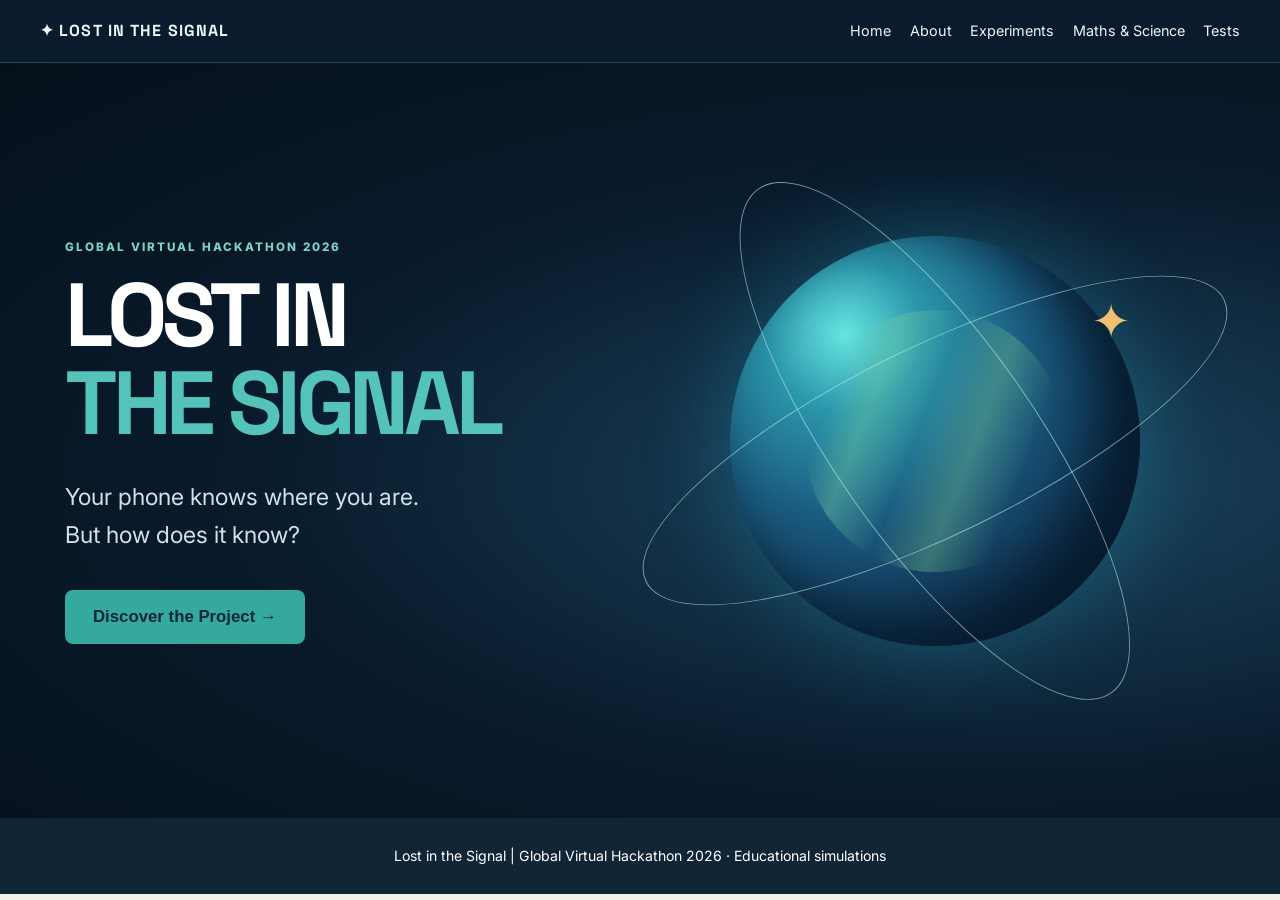
<file: index.html>
<!doctype html><html lang="en"><head><meta charset="utf-8"><meta name="viewport" content="width=device-width, initial-scale=1"><meta name="description" content="Interactive GPS science and maths experiments by Year 10 students"><title>Home | Lost in the Signal</title><link rel="preconnect" href="https://fonts.googleapis.com"><link rel="preconnect" href="https://fonts.gstatic.com" crossorigin><link href="https://fonts.googleapis.com/css2?family=Inter:wght@400;500;600;700&family=Space+Grotesk:wght@400;500;600;700&display=swap" rel="stylesheet"><link rel="stylesheet" href="style.css"></head><body><nav class="site-nav" aria-label="Main navigation"><a class="brand" href="index.html">✦ LOST IN THE SIGNAL</a><div class="nav-links"><a href="index.html">Home</a><a href="about.html">About</a><a href="experiments.html">Experiments</a><a href="maths-science.html">Maths &amp; Science</a><a href="tests.html">Tests</a></div></nav><main class="home-main"><section class="home-hero"><div class="home-copy"><p class="eyebrow">GLOBAL VIRTUAL HACKATHON 2026</p><h1>LOST IN<br><em>THE SIGNAL</em></h1><p class="home-tag">Your phone knows where you are.<br>But how does it know?</p><a class="button button-large" href="about.html">Discover the Project →</a></div><div class="hero-art" role="img" aria-label="Illustrated Earth with orbiting satellite"><div class="orbit orbit-one"></div><div class="orbit orbit-two"></div><div class="planet"></div><div class="hero-sat">✦</div></div></section></main><footer><p>Lost in the Signal | Global Virtual Hackathon 2026 · Educational simulations</p></footer></body></html>
</file>
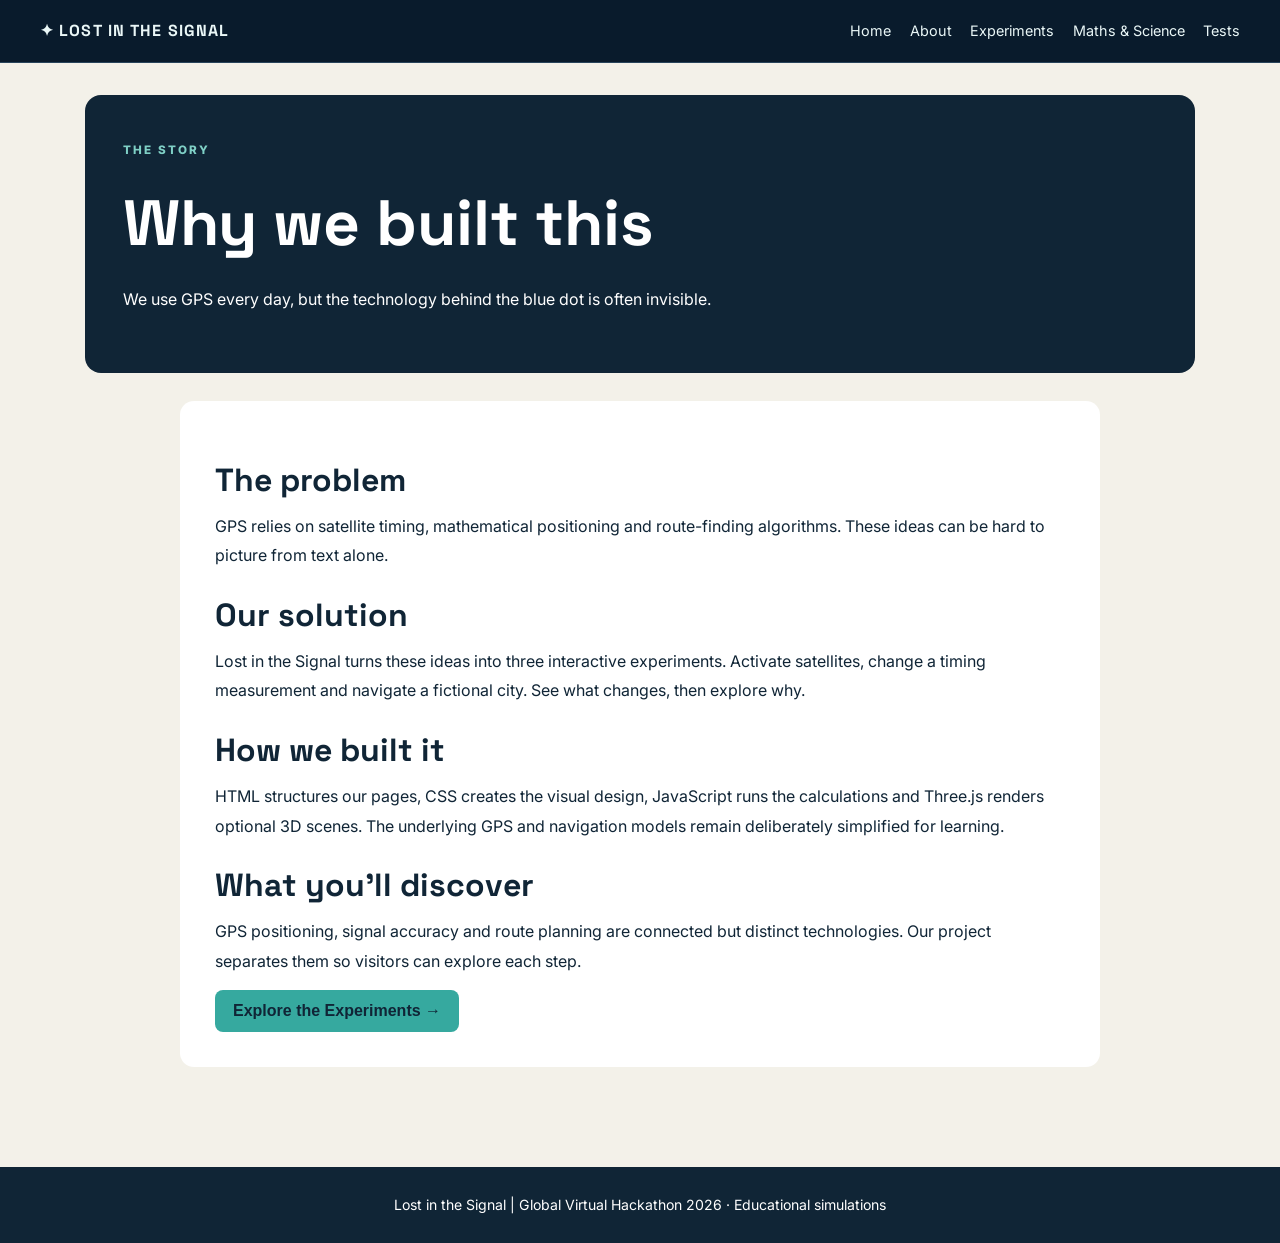
<file: about.html>
<!doctype html><html lang="en"><head><meta charset="utf-8"><meta name="viewport" content="width=device-width, initial-scale=1"><meta name="description" content="Interactive GPS science and maths experiments by Year 10 students"><title>About the Project | Lost in the Signal</title><link rel="preconnect" href="https://fonts.googleapis.com"><link rel="preconnect" href="https://fonts.gstatic.com" crossorigin><link href="https://fonts.googleapis.com/css2?family=Inter:wght@400;500;600;700&family=Space+Grotesk:wght@400;500;600;700&display=swap" rel="stylesheet"><link rel="stylesheet" href="style.css"></head><body><nav class="site-nav" aria-label="Main navigation"><a class="brand" href="index.html">✦ LOST IN THE SIGNAL</a><div class="nav-links"><a href="index.html">Home</a><a href="about.html">About</a><a href="experiments.html">Experiments</a><a href="maths-science.html">Maths &amp; Science</a><a href="tests.html">Tests</a></div></nav><main class="content-main"><header class="page-hero"><p class="eyebrow">THE STORY</p><h1>Why we built this</h1><p>We use GPS every day, but the technology behind the blue dot is often invisible.</p></header><section class="panel reading"><h2>The problem</h2><p>GPS relies on satellite timing, mathematical positioning and route-finding algorithms. These ideas can be hard to picture from text alone.</p><h2>Our solution</h2><p>Lost in the Signal turns these ideas into three interactive experiments. Activate satellites, change a timing measurement and navigate a fictional city. See what changes, then explore why.</p><h2>How we built it</h2><p>HTML structures our pages, CSS creates the visual design, JavaScript runs the calculations and Three.js renders optional 3D scenes. The underlying GPS and navigation models remain deliberately simplified for learning.</p><h2>What you'll discover</h2><p>GPS positioning, signal accuracy and route planning are connected but distinct technologies. Our project separates them so visitors can explore each step.</p><a class="button" href="experiments.html">Explore the Experiments →</a></section></main><footer><p>Lost in the Signal | Global Virtual Hackathon 2026 · Educational simulations</p></footer></body></html>
</file>
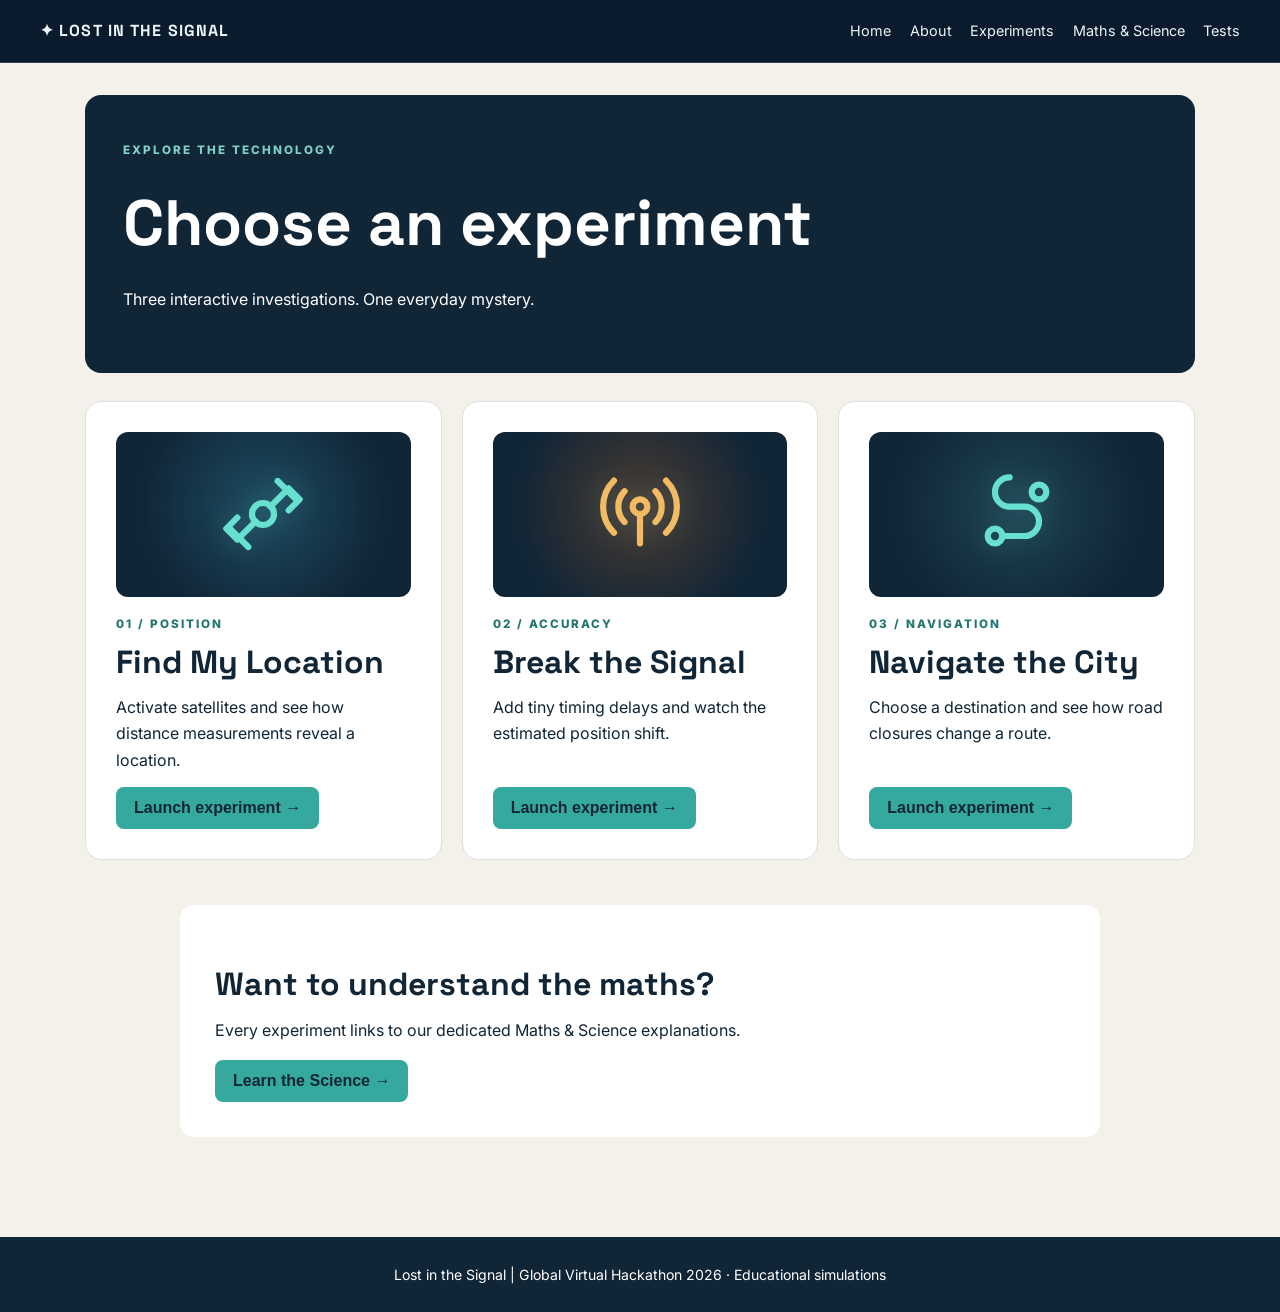
<file: experiments.html>
<!DOCTYPE html>
<html lang="en"><head><meta charset="utf-8"/><meta content="width=device-width, initial-scale=1" name="viewport"/><meta content="Interactive GPS science and maths experiments by Year 10 students" name="description"/><title>Experiments | Lost in the Signal</title><link href="https://fonts.googleapis.com" rel="preconnect"/><link crossorigin="" href="https://fonts.gstatic.com" rel="preconnect"/><link href="https://fonts.googleapis.com/css2?family=Inter:wght@400;500;600;700&amp;family=Space+Grotesk:wght@400;500;600;700&amp;display=swap" rel="stylesheet"/><link href="style.css" rel="stylesheet"/></head><body><nav aria-label="Main navigation" class="site-nav"><a class="brand" href="index.html">✦ LOST IN THE SIGNAL</a><div class="nav-links"><a href="index.html">Home</a><a href="about.html">About</a><a href="experiments.html">Experiments</a><a href="maths-science.html">Maths &amp; Science</a><a href="tests.html">Tests</a></div></nav><main class="content-main"><header class="page-hero"><p class="eyebrow">EXPLORE THE TECHNOLOGY</p><h1>Choose an experiment</h1><p>Three interactive investigations. One everyday mystery.</p></header><section class="experiment-cards"><article class="feature-card"><div class="experiment-icon experiment-icon--satellite" aria-hidden="true"><svg viewBox="0 0 24 24" fill="none" stroke="currentColor" stroke-width="1.7" stroke-linecap="round" stroke-linejoin="round"><circle cx="12" cy="12" r="3"/><path d="m16 8 3-3 3 3-3 3M8 16l-3 3-3-3 3-3M14 10l5-5M10 14l-5 5"/><path d="m16 3 5 5M3 16l5 5"/></svg></div><p class="eyebrow dark">01 / POSITION</p><h2>Find My Location</h2><p>Activate satellites and see how distance measurements reveal a location.</p><a class="button" href="satellites.html">Launch experiment →</a></article><article class="feature-card"><div class="experiment-icon experiment-icon--signal" aria-hidden="true"><svg viewBox="0 0 24 24" fill="none" stroke="currentColor" stroke-width="1.7" stroke-linecap="round" stroke-linejoin="round"><path d="M12 20v-8"/><circle cx="12" cy="10" r="2"/><path d="M7.8 5.8a6 6 0 0 0 0 8.4M16.2 5.8a6 6 0 0 1 0 8.4M4.9 2.9a10 10 0 0 0 0 14.2M19.1 2.9a10 10 0 0 1 0 14.2"/></svg></div><p class="eyebrow dark">02 / ACCURACY</p><h2>Break the Signal</h2><p>Add tiny timing delays and watch the estimated position shift.</p><a class="button" href="signals.html">Launch experiment →</a></article><article class="feature-card"><div class="experiment-icon experiment-icon--route" aria-hidden="true"><svg viewBox="0 0 24 24" fill="none" stroke="currentColor" stroke-width="1.7" stroke-linecap="round" stroke-linejoin="round"><circle cx="6" cy="18" r="2"/><circle cx="18" cy="6" r="2"/><path d="M8 18h6a4 4 0 0 0 0-8h-4a4 4 0 0 1 0-8"/></svg></div><p class="eyebrow dark">03 / NAVIGATION</p><h2>Navigate the City</h2><p>Choose a destination and see how road closures change a route.</p><a class="button" href="navigation.html">Launch experiment →</a></article></section><section class="panel reading"><h2>Want to understand the maths?</h2><p>Every experiment links to our dedicated Maths &amp; Science explanations.</p><a class="button" href="maths-science.html">Learn the Science →</a></section></main><footer><p>Lost in the Signal | Global Virtual Hackathon 2026 · Educational simulations</p></footer></body></html>
</file>
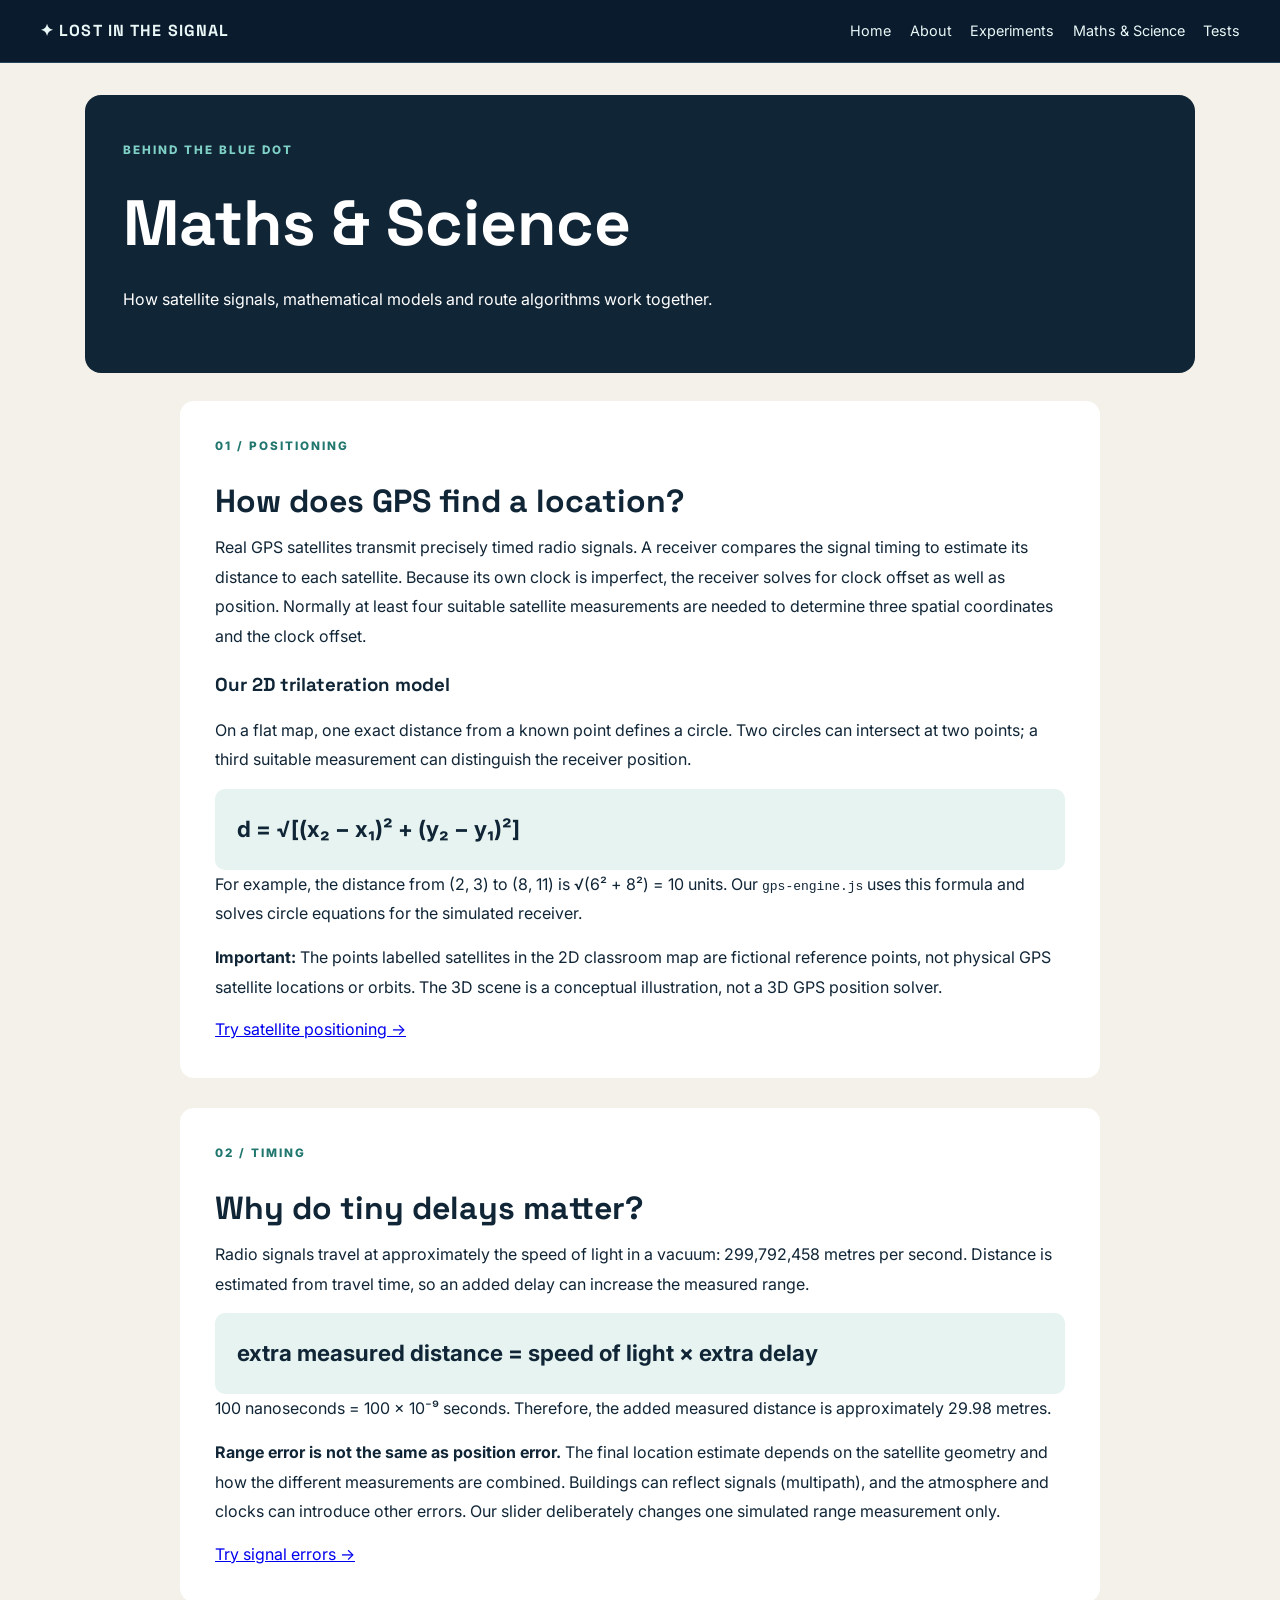
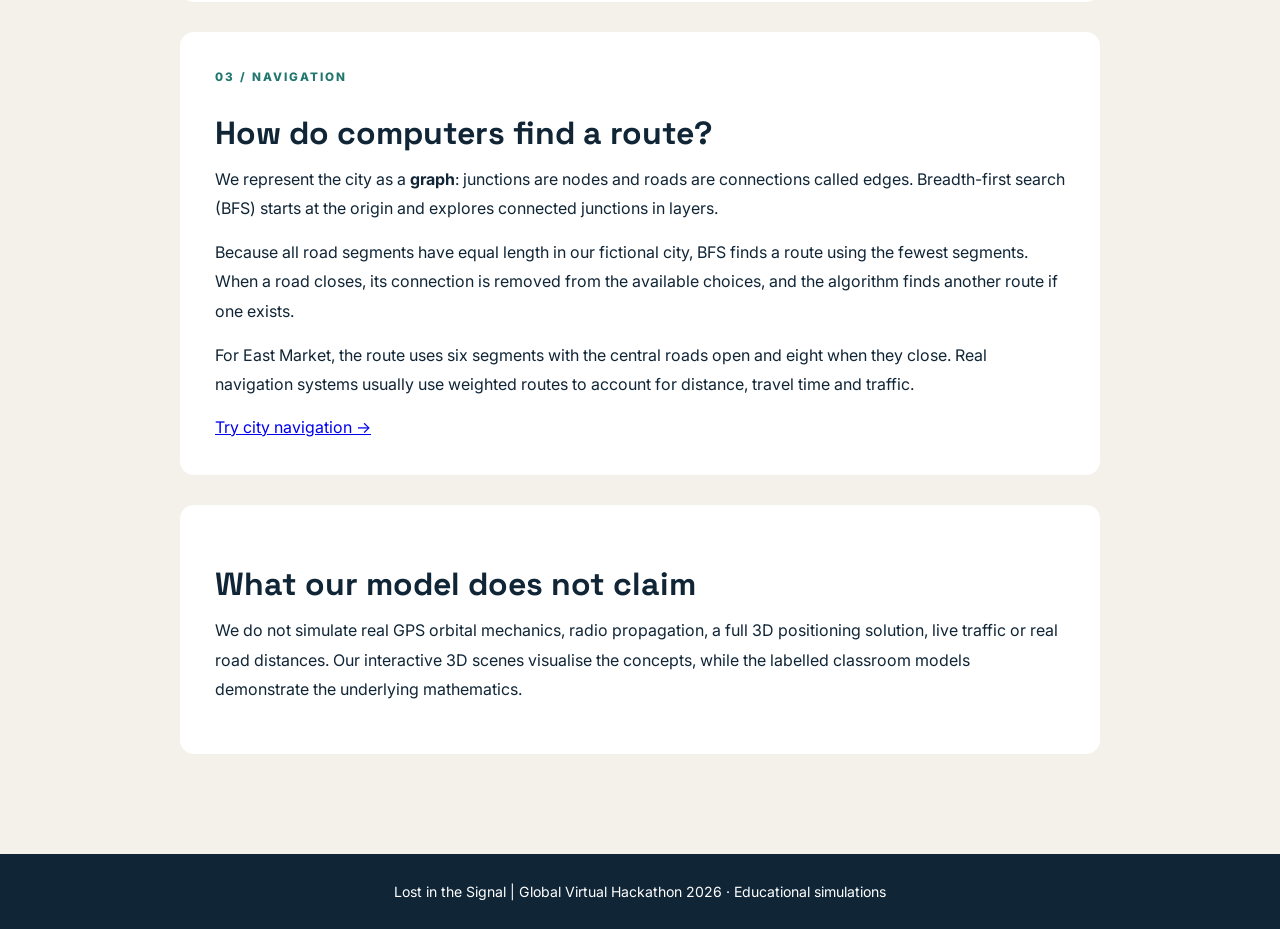
<file: maths-science.html>
<!doctype html><html lang="en"><head><meta charset="utf-8"><meta name="viewport" content="width=device-width, initial-scale=1"><meta name="description" content="Interactive GPS science and maths experiments by Year 10 students"><title>Maths & Science | Lost in the Signal</title><link rel="preconnect" href="https://fonts.googleapis.com"><link rel="preconnect" href="https://fonts.gstatic.com" crossorigin><link href="https://fonts.googleapis.com/css2?family=Inter:wght@400;500;600;700&family=Space+Grotesk:wght@400;500;600;700&display=swap" rel="stylesheet"><link rel="stylesheet" href="style.css"></head><body><nav class="site-nav" aria-label="Main navigation"><a class="brand" href="index.html">✦ LOST IN THE SIGNAL</a><div class="nav-links"><a href="index.html">Home</a><a href="about.html">About</a><a href="experiments.html">Experiments</a><a href="maths-science.html">Maths &amp; Science</a><a href="tests.html">Tests</a></div></nav><main class="content-main"><header class="page-hero"><p class="eyebrow">BEHIND THE BLUE DOT</p><h1>Maths &amp; Science</h1><p>How satellite signals, mathematical models and route algorithms work together.</p></header>
<section class="panel reading" id="positioning"><p class="eyebrow dark">01 / POSITIONING</p><h2>How does GPS find a location?</h2><p>Real GPS satellites transmit precisely timed radio signals. A receiver compares the signal timing to estimate its distance to each satellite. Because its own clock is imperfect, the receiver solves for clock offset as well as position. Normally at least four suitable satellite measurements are needed to determine three spatial coordinates and the clock offset.</p><h3>Our 2D trilateration model</h3><p>On a flat map, one exact distance from a known point defines a circle. Two circles can intersect at two points; a third suitable measurement can distinguish the receiver position.</p><div class="formula">d = √[(x₂ − x₁)² + (y₂ − y₁)²]</div><p>For example, the distance from (2, 3) to (8, 11) is √(6² + 8²) = 10 units. Our <code>gps-engine.js</code> uses this formula and solves circle equations for the simulated receiver.</p><p><strong>Important:</strong> The points labelled satellites in the 2D classroom map are fictional reference points, not physical GPS satellite locations or orbits. The 3D scene is a conceptual illustration, not a 3D GPS position solver.</p><a href="satellites.html">Try satellite positioning →</a></section>
<section class="panel reading" id="timing"><p class="eyebrow dark">02 / TIMING</p><h2>Why do tiny delays matter?</h2><p>Radio signals travel at approximately the speed of light in a vacuum: 299,792,458 metres per second. Distance is estimated from travel time, so an added delay can increase the measured range.</p><div class="formula">extra measured distance = speed of light × extra delay</div><p>100 nanoseconds = 100 × 10⁻⁹ seconds. Therefore, the added measured distance is approximately 29.98 metres.</p><p><strong>Range error is not the same as position error.</strong> The final location estimate depends on the satellite geometry and how the different measurements are combined. Buildings can reflect signals (multipath), and the atmosphere and clocks can introduce other errors. Our slider deliberately changes one simulated range measurement only.</p><a href="signals.html">Try signal errors →</a></section>
<section class="panel reading" id="routes"><p class="eyebrow dark">03 / NAVIGATION</p><h2>How do computers find a route?</h2><p>We represent the city as a <strong>graph</strong>: junctions are nodes and roads are connections called edges. Breadth-first search (BFS) starts at the origin and explores connected junctions in layers.</p><p>Because all road segments have equal length in our fictional city, BFS finds a route using the fewest segments. When a road closes, its connection is removed from the available choices, and the algorithm finds another route if one exists.</p><p>For East Market, the route uses six segments with the central roads open and eight when they close. Real navigation systems usually use weighted routes to account for distance, travel time and traffic.</p><a href="navigation.html">Try city navigation →</a></section>
<section class="panel reading"><h2>What our model does not claim</h2><p>We do not simulate real GPS orbital mechanics, radio propagation, a full 3D positioning solution, live traffic or real road distances. Our interactive 3D scenes visualise the concepts, while the labelled classroom models demonstrate the underlying mathematics.</p></section></main><footer><p>Lost in the Signal | Global Virtual Hackathon 2026 · Educational simulations</p></footer></body></html>
</file>
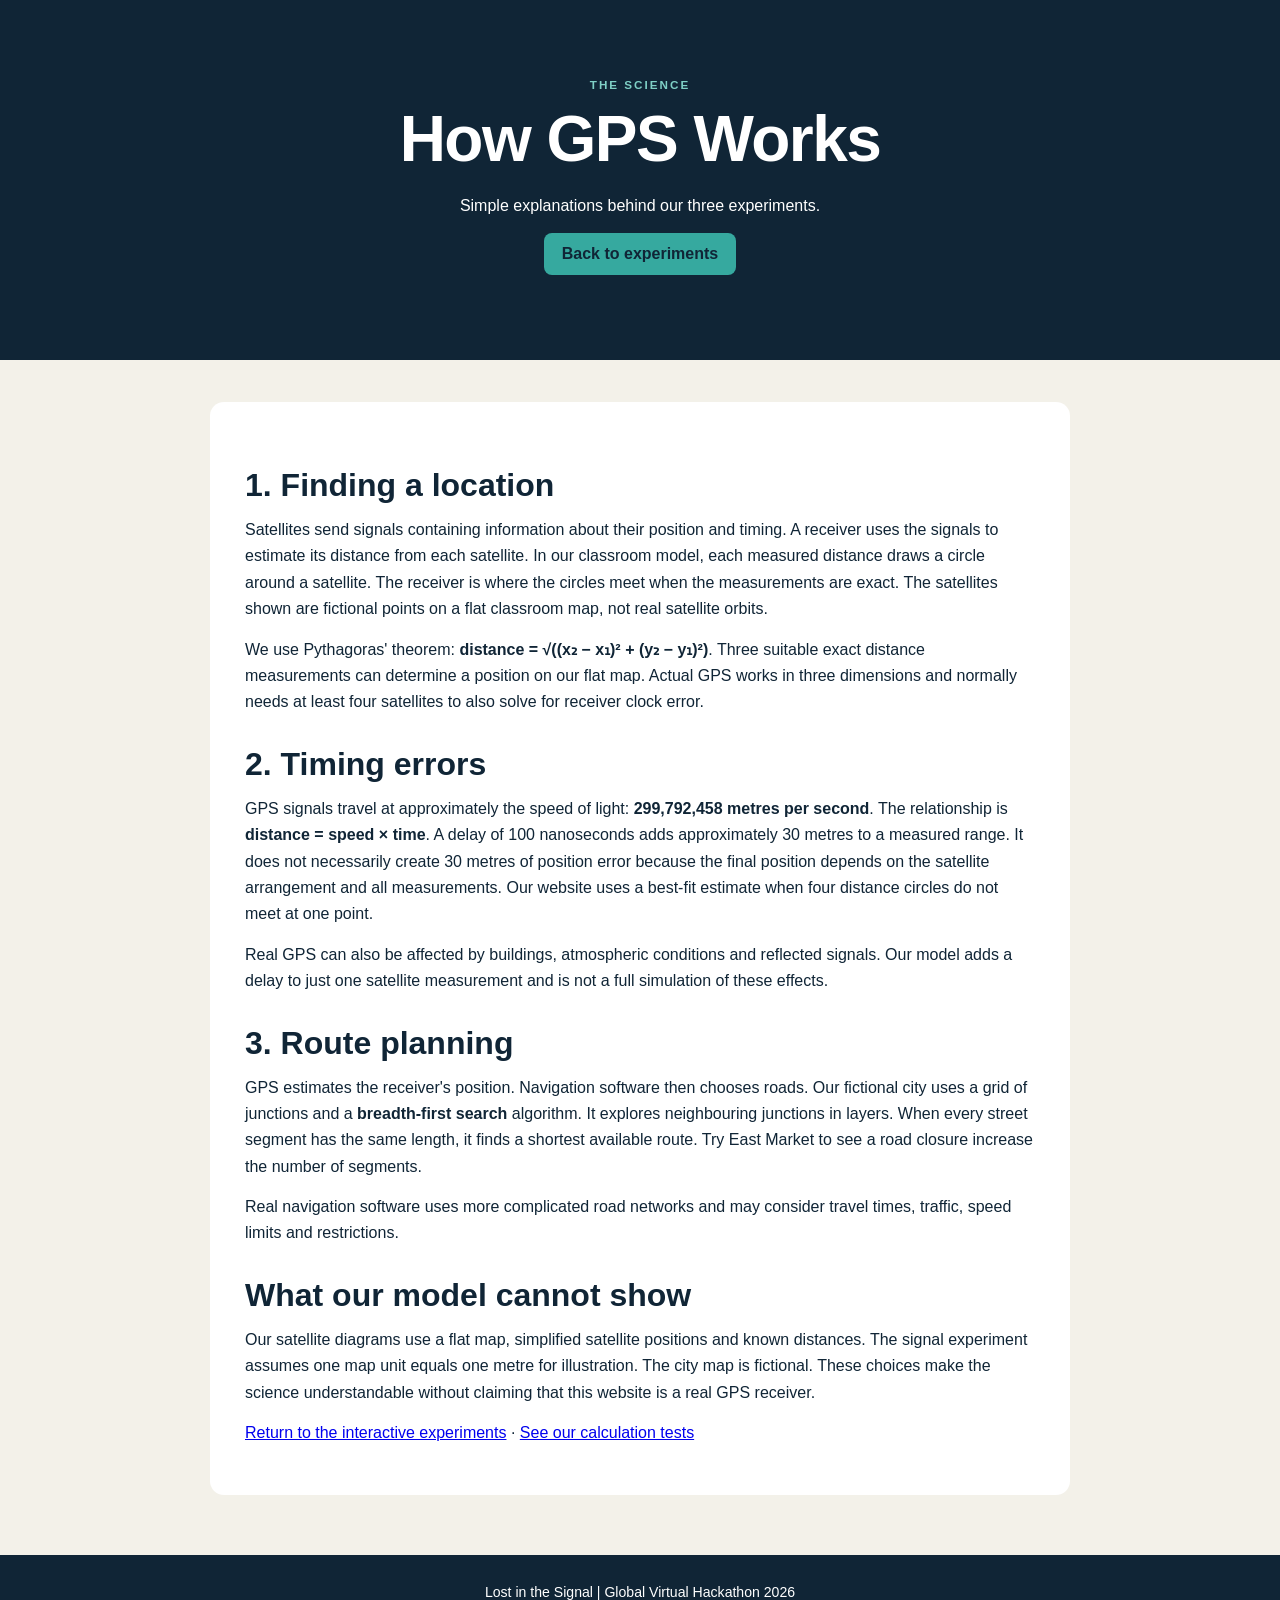
<file: science.html>
<!DOCTYPE html><html lang="en"><head><meta charset="UTF-8"><meta name="viewport" content="width=device-width, initial-scale=1"><title>GPS Science | Lost in the Signal</title><link rel="stylesheet" href="style.css"></head><body><header class="hero"><div class="hero-inner"><p class="eyebrow">THE SCIENCE</p><h1>How GPS Works</h1><p>Simple explanations behind our three experiments.</p><a class="button" href="index.html">Back to experiments</a></div></header><main><article class="panel science-article"><h2>1. Finding a location</h2><p>Satellites send signals containing information about their position and timing. A receiver uses the signals to estimate its distance from each satellite. In our classroom model, each measured distance draws a circle around a satellite. The receiver is where the circles meet when the measurements are exact. The satellites shown are fictional points on a flat classroom map, not real satellite orbits.</p><p>We use Pythagoras' theorem: <strong>distance = √((x₂ − x₁)² + (y₂ − y₁)²)</strong>. Three suitable exact distance measurements can determine a position on our flat map. Actual GPS works in three dimensions and normally needs at least four satellites to also solve for receiver clock error.</p><h2>2. Timing errors</h2><p>GPS signals travel at approximately the speed of light: <strong>299,792,458 metres per second</strong>. The relationship is <strong>distance = speed × time</strong>. A delay of 100 nanoseconds adds approximately 30 metres to a measured range. It does not necessarily create 30 metres of position error because the final position depends on the satellite arrangement and all measurements. Our website uses a best-fit estimate when four distance circles do not meet at one point.</p><p>Real GPS can also be affected by buildings, atmospheric conditions and reflected signals. Our model adds a delay to just one satellite measurement and is not a full simulation of these effects.</p><h2>3. Route planning</h2><p>GPS estimates the receiver's position. Navigation software then chooses roads. Our fictional city uses a grid of junctions and a <strong>breadth-first search</strong> algorithm. It explores neighbouring junctions in layers. When every street segment has the same length, it finds a shortest available route. Try East Market to see a road closure increase the number of segments.</p><p>Real navigation software uses more complicated road networks and may consider travel times, traffic, speed limits and restrictions.</p><h2>What our model cannot show</h2><p>Our satellite diagrams use a flat map, simplified satellite positions and known distances. The signal experiment assumes one map unit equals one metre for illustration. The city map is fictional. These choices make the science understandable without claiming that this website is a real GPS receiver.</p><p><a href="index.html">Return to the interactive experiments</a> · <a href="tests.html">See our calculation tests</a></p></article></main><footer><p>Lost in the Signal | Global Virtual Hackathon 2026</p></footer></body></html>
</file>
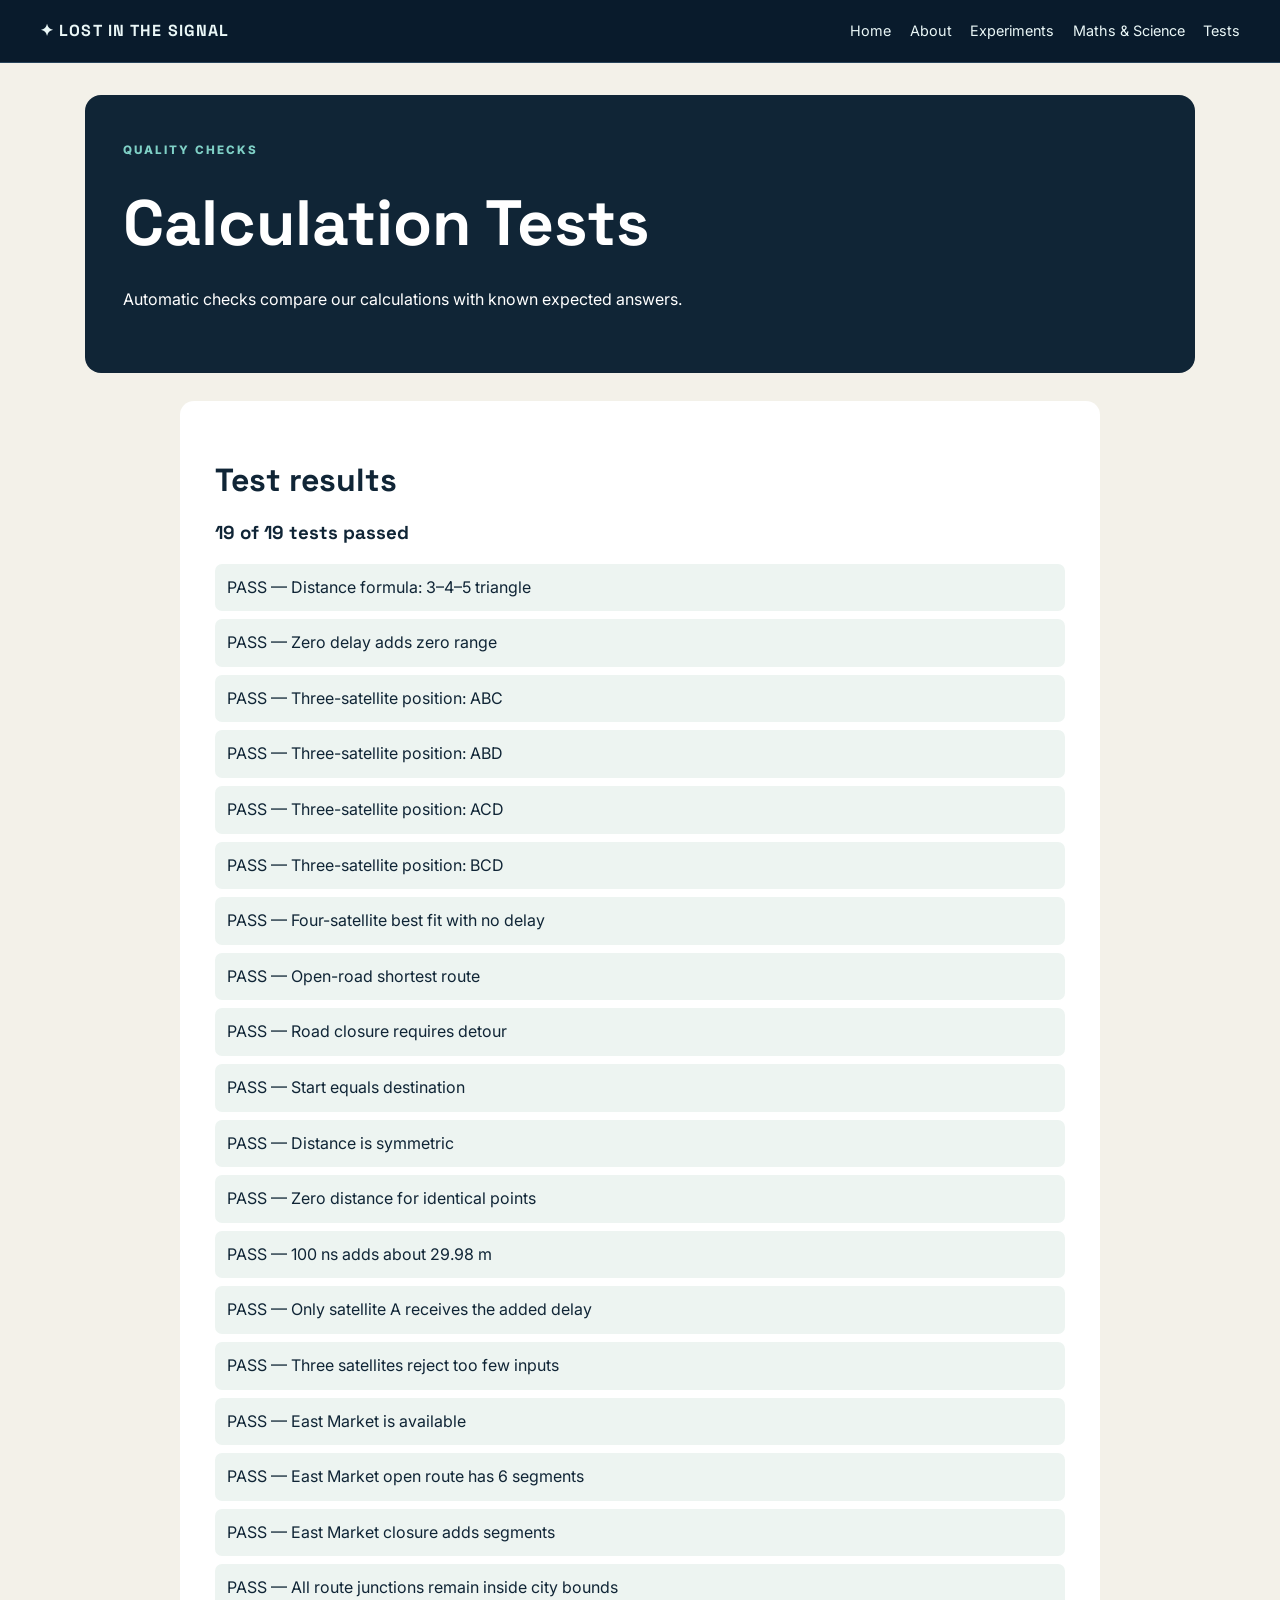
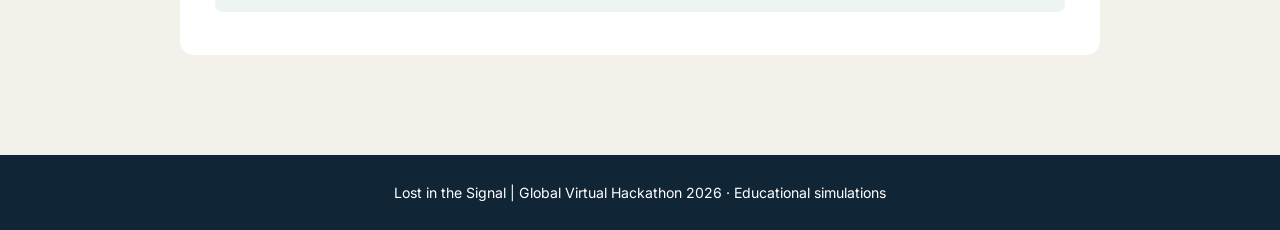
<file: tests.html>
<!doctype html><html lang="en"><head><meta charset="utf-8"><meta name="viewport" content="width=device-width, initial-scale=1"><meta name="description" content="Interactive GPS science and maths experiments by Year 10 students"><title>Calculation Tests | Lost in the Signal</title><link rel="preconnect" href="https://fonts.googleapis.com"><link rel="preconnect" href="https://fonts.gstatic.com" crossorigin><link href="https://fonts.googleapis.com/css2?family=Inter:wght@400;500;600;700&family=Space+Grotesk:wght@400;500;600;700&display=swap" rel="stylesheet"><link rel="stylesheet" href="style.css"><script src="gps-engine.js" defer></script><script src="navigation.js" defer></script><script src="tests.js" defer></script></head><body><nav class="site-nav" aria-label="Main navigation"><a class="brand" href="index.html">✦ LOST IN THE SIGNAL</a><div class="nav-links"><a href="index.html">Home</a><a href="about.html">About</a><a href="experiments.html">Experiments</a><a href="maths-science.html">Maths &amp; Science</a><a href="tests.html">Tests</a></div></nav><main class="content-main"><header class="page-hero"><p class="eyebrow">QUALITY CHECKS</p><h1>Calculation Tests</h1><p>Automatic checks compare our calculations with known expected answers.</p></header><section class="panel reading"><h2>Test results</h2><div id="testResults" aria-live="polite"></div></section></main><footer><p>Lost in the Signal | Global Virtual Hackathon 2026 · Educational simulations</p></footer></body></html>
</file>
<file: style.css>
/* Lost in the Signal — student-built GPS experiment */
* { box-sizing: border-box; }
html { scroll-behavior: smooth; }
body { margin: 0; font-family: Arial, Helvetica, sans-serif; background: #f3f1e9; color: #102536; line-height: 1.65; }
.hero { background: #102536; color: #fff; text-align: center; padding: 75px 20px 85px; }
.hero-inner { max-width: 760px; margin: auto; }
.hero h1 { font-size: clamp(2.5rem, 6vw, 4rem); line-height: 1.1; margin: 10px 0 18px; letter-spacing: -1.5px; }
.tagline { font-size: 1.15rem; margin-bottom: 28px; }
.eyebrow { font-size: .73rem; letter-spacing: 2px; font-weight: 800; color: #7fd0c6; margin: 0 0 8px; }
.eyebrow.dark { color: #21766e; }
main { max-width: 1120px; padding: 0 22px; margin: 42px auto 60px; }
.panel { background: #fff; padding: 35px; border-radius: 14px; }
h2 { margin: 0 0 12px; font-size: clamp(1.5rem, 3vw, 2rem); line-height: 1.25; }
h3 { line-height: 1.35; }
p { margin: 0 0 14px; }
.button, button { display: inline-block; background: #36a99f; color: #102536; border: 0; padding: 12px 18px; border-radius: 8px; font: 700 1rem Arial, sans-serif; text-decoration: none; cursor: pointer; text-align: center; transition: background .2s; }
.button:hover, button:hover { background: #edba65; }
.button:focus-visible, button:focus-visible, a:focus-visible { outline: 3px solid #edba65; outline-offset: 3px; }
.experiments { margin: 50px 0; }
.card-container { display: grid; grid-template-columns: repeat(3, minmax(0, 1fr)); gap: 18px; margin-top: 24px; }
.card { background: #fff; padding: 25px; border: 1px solid #d9e2e1; border-radius: 12px; display: flex; flex-direction: column; }
.card.featured { border-top: 5px solid #36a99f; }
.card-number { font-size: .7rem; font-weight: 800; letter-spacing: 1px; color: #34736e; }
.card h3 { margin: 13px 0 9px; }
.card p { flex: 1; }
.card .button, .card button { width: 100%; }
.notice { color: #176b64; font-weight: 700; min-height: 1.5em; margin-top: 15px; }
.lab { scroll-margin-top: 20px; }
.lab-heading { display: flex; justify-content: space-between; align-items: flex-start; gap: 20px; }
.lab-heading > div:first-child { max-width: 690px; }
.counter { background: #edf4f1; border-radius: 10px; padding: 14px 18px; min-width: 128px; text-align: center; }
.counter strong { display: block; font-size: 1.6rem; }
.counter span { font-size: .8rem; }
.lab-grid { display: grid; grid-template-columns: minmax(0, 1.45fr) minmax(250px, 1fr); gap: 24px; margin-top: 20px; }
.map-panel { min-width: 0; }
#gpsMap { width: 100%; display: block; border-radius: 12px; border: 1px solid #d9e2e1; }
.legend { display: flex; flex-wrap: wrap; gap: 12px; margin-top: 12px; font-size: .79rem; }
.legend span { display: flex; align-items: center; gap: 6px; }
.dot { display: inline-block; width: 11px; height: 11px; border-radius: 50%; }
.satellite-dot { background: #176b64; }
.range-dot { border: 2px solid #d49b3d; }
.receiver-dot { background: #d6554b; }
.map-caption, .small { font-size: .86rem; color: #52656d; }
.map-caption { margin-top: 10px; }
.controls h3 { margin: 0 0 8px; }
.satellite-controls { display: grid; gap: 9px; margin: 17px 0; }
.satellite-toggle { background: #edf4f1; border: 1px solid #c6dad5; padding: 11px 13px; border-radius: 9px; display: flex; gap: 10px; align-items: center; cursor: pointer; font-weight: 700; }
.satellite-toggle input { accent-color: #176b64; width: 18px; height: 18px; }
.satellite-toggle span { flex: 1; }
.satellite-toggle small { font-size: .75rem; font-weight: 400; }
.reset-button { background: #e5e9e8; width: 100%; }
.result-box { margin-top: 18px; padding: 18px; background: #102536; color: #fff; border-radius: 11px; }
.result-label { color: #7fd0c6; font-size: .72rem; letter-spacing: 1.2px; font-weight: 800; }
.result-box h3 { margin: 7px 0; }
.result-box p { margin-bottom: 8px; }
.coordinates { color: #edba65; font-weight: 700; }
.science-note { background: #f6f2e7; border-left: 4px solid #edba65; border-radius: 7px; padding: 20px; margin-top: 24px; }
.science-note h3 { margin: 0 0 10px; }
.about { margin-top: 50px; }
footer { background: #102536; color: #fff; text-align: center; padding: 26px 18px; font-size: .88rem; }
footer p { margin: 0; }
@media (max-width: 760px) { .card-container, .lab-grid { grid-template-columns: 1fr; } .lab-heading { flex-direction: column; } .counter { width: 100%; } .panel { padding: 23px; } main { margin-top: 25px; } .hero { padding: 55px 18px; } }
@media (prefers-reduced-motion: reduce) { html { scroll-behavior: auto; } * { transition: none !important; } }

/* Experiment 2 controls */
#delaySlider { display:block; width:100%; accent-color:#176b64; margin:18px 0 8px; }
#errorMap { display:block; width:100%; border:1px solid #d9e2e1; border-radius:12px; }
#signal-lab { margin-top:35px; }

/* Navigation experiment */
#navigation-lab { margin-top:35px; }
#cityMap { display:block; width:100%; border:1px solid #d9e2e1; border-radius:12px; }
.controls select { display:block; width:100%; padding:12px; border:1px solid #b3c6c5; border-radius:8px; margin:7px 0 18px; font-size:1rem; background:white; }
.controls > label { font-weight:700; }
.controls > .satellite-toggle { margin-bottom:16px; }
.science-article { max-width:860px; margin:40px auto; }
.science-article h2 { margin-top:28px; }
.science-article code { background:#edf4f1; padding:2px 5px; border-radius:4px; }
.test-result { padding:9px 12px; border-radius:7px; margin:8px 0; background:#edf4f1; }

/* Accessible, responsive learning questions */
.quiz-grid { display:grid; gap:18px; margin-top:20px; }
.quiz-question { border:1px solid #c6dad5; border-radius:10px; padding:18px; min-width:0; }
.quiz-question legend { font-weight:700; padding:0 5px; }
.quiz-question label { display:block; padding:9px 5px; cursor:pointer; }
.quiz-question input { accent-color:#176b64; }
.quiz-question label:focus-within { outline:2px solid #176b64; outline-offset:2px; border-radius:4px; }
.quiz-feedback { min-height:1.5em; color:#8c3b27; font-weight:600; }
.quiz-feedback.correct { color:#176b64; }

/* Multi-page redesign */
:root{--night:#091b2c;--teal:#36a99f;--cream:#f3f1e9}
body{font-family:Inter,Arial,sans-serif;background:var(--cream)}h1,h2,h3,.brand{font-family:"Space Grotesk",Arial,sans-serif}
.site-nav{background:#091b2c;color:white;display:flex;justify-content:space-between;align-items:center;gap:1rem;padding:18px max(22px,calc((100vw - 1200px)/2));flex-wrap:wrap;border-bottom:1px solid #28445b}
.site-nav a{color:#eaf7f7;text-decoration:none}.site-nav a:hover,.site-nav a:focus-visible{color:#f0bf72;text-decoration:underline}.brand{font-weight:700;letter-spacing:.07em}.nav-links{display:flex;gap:1.15rem;flex-wrap:wrap;font-size:.9rem}
.content-main{max-width:1150px;margin:0 auto;padding:32px 20px 70px}.home-main{max-width:none;margin:0;padding:0}.home-hero{min-height:calc(100vh - 145px);background:radial-gradient(ellipse at 78% 55%,#1c4661 0%,#091b2c 52%,#06101b 100%);color:white;display:grid;grid-template-columns:1fr 1fr;align-items:center;gap:30px;padding:65px max(25px,calc((100vw - 1150px)/2));overflow:hidden}.home-copy{position:relative;z-index:2}.home-copy h1{font-size:clamp(3.2rem,7vw,6rem);line-height:.98;margin:15px 0 30px;letter-spacing:-.06em}.home-copy h1 em{font-style:normal;color:#54c4ba}.home-tag{font-size:clamp(1.1rem,2vw,1.45rem);color:#d0e3e9;margin-bottom:35px}.button-large{font-size:1.05rem;padding:17px 28px}.hero-art{min-height:420px;position:relative;display:grid;place-items:center}.planet{width:min(35vw,410px);height:min(35vw,410px);min-width:250px;min-height:250px;border-radius:50%;background:radial-gradient(circle at 28% 24%,#65e5e0 0%,#2b96ab 18%,#1b5d82 42%,#103352 70%,#06182a 100%);box-shadow:inset -35px -20px 60px #061a2c,0 0 90px #28b3d04f;position:relative}.planet:after{content:"";position:absolute;inset:18%;border-radius:50%;background:linear-gradient(135deg,transparent 20%,#6cc8a36e 30%,transparent 45%,#71b98b66 60%,transparent 75%);transform:rotate(-24deg)}.orbit{position:absolute;width:115%;height:45%;border:1px solid #b8e9e899;border-radius:50%;transform:rotate(-26deg);z-index:1}.orbit-two{transform:rotate(55deg);height:48%;width:110%}.hero-sat{position:absolute;top:12%;right:15%;color:#f0bf72;font-size:3rem;z-index:2}.page-hero{background:#102536;color:white;border-radius:16px;padding:46px 38px;margin-bottom:28px}.page-hero h1{font-size:clamp(2.3rem,5vw,4rem);margin:10px 0}.page-hero p{max-width:760px}.reading{max-width:920px;margin:20px auto 30px}.reading h2{margin-top:24px}.reading h3{margin-top:20px}.reading p{line-height:1.85}.experiment-cards{display:grid;grid-template-columns:repeat(3,minmax(0,1fr));gap:20px;margin:25px 0 45px}.feature-card{background:white;padding:30px;border-radius:16px;border:1px solid #d9e2e1;display:flex;flex-direction:column}.feature-card p:not(.eyebrow){flex:1}.feature-icon{font-size:3rem}.feature-card .button{align-self:flex-start}.page-end-links{display:flex;align-items:center;gap:20px;flex-wrap:wrap;margin:28px 0}.formula{font-size:clamp(1rem,2.5vw,1.4rem);background:#e6f3f0;padding:22px;border-radius:10px;font-weight:700;overflow-wrap:anywhere}.three-shell{margin-bottom:22px;background:#0c2033;border-radius:12px;overflow:hidden;color:#d8eff2}.three-view{width:100%;height:320px;position:relative;touch-action:pan-y}.three-view canvas{width:100%;height:100%;display:block;touch-action:none}.scene-status,.scene-help{font-size:12px;padding:0 12px;margin:8px 0;color:#c8e0e5}.map-panel{min-width:0}.map-panel svg{max-width:100%}
@media(max-width:800px){.home-hero{grid-template-columns:1fr;padding:60px 25px}.hero-art{min-height:270px}.planet{width:260px;height:260px}.experiment-cards{grid-template-columns:1fr}.site-nav{padding:18px}.nav-links{gap:12px}.page-hero{padding:32px 22px}.three-view{height:270px}}
@media(prefers-reduced-motion:reduce){html{scroll-behavior:auto}*,*:before,*:after{animation-duration:.01ms!important;transition-duration:.01ms!important}}

.feature-image{width:100%;aspect-ratio:16/10;object-fit:cover;border-radius:12px;margin-bottom:18px}

/* Photographic experiment-card previews; does not affect experiment pages */
.experiment-cards .feature-image { width:100%; aspect-ratio:16/10; object-fit:cover; display:block; border-radius:12px; background:#102536; }

/* Experiment selection images (embedded in experiments.html for reliability) */
.experiment-cards .feature-image { width:100%; aspect-ratio:16/10; object-fit:cover; display:block; border-radius:12px; }

/* Experiment overview: inline SVG icons, no image-file dependency. */
.experiment-icon{width:100%;height:165px;display:grid;place-items:center;border-radius:12px;margin-bottom:18px;background:radial-gradient(circle at 50% 45%,#1e4c61,#102536 72%);color:#67e0d0;}
.experiment-icon svg{width:88px;height:88px;filter:drop-shadow(0 0 12px rgba(103,224,208,.2));}
.experiment-icon--signal{color:#f2ba63;background:radial-gradient(circle at 50% 45%,#4b3b32,#102536 72%);}
.experiment-icon--route{color:#67e0d0;background:radial-gradient(circle at 50% 45%,#1e4554,#102536 72%);}
.feature-card{transition:transform .2s ease,box-shadow .2s ease;}
.feature-card:hover{transform:translateY(-3px);box-shadow:0 10px 26px rgba(9,27,44,.1);}
@media(prefers-reduced-motion:reduce){.feature-card{transition:none}.feature-card:hover{transform:none}}
</file>
